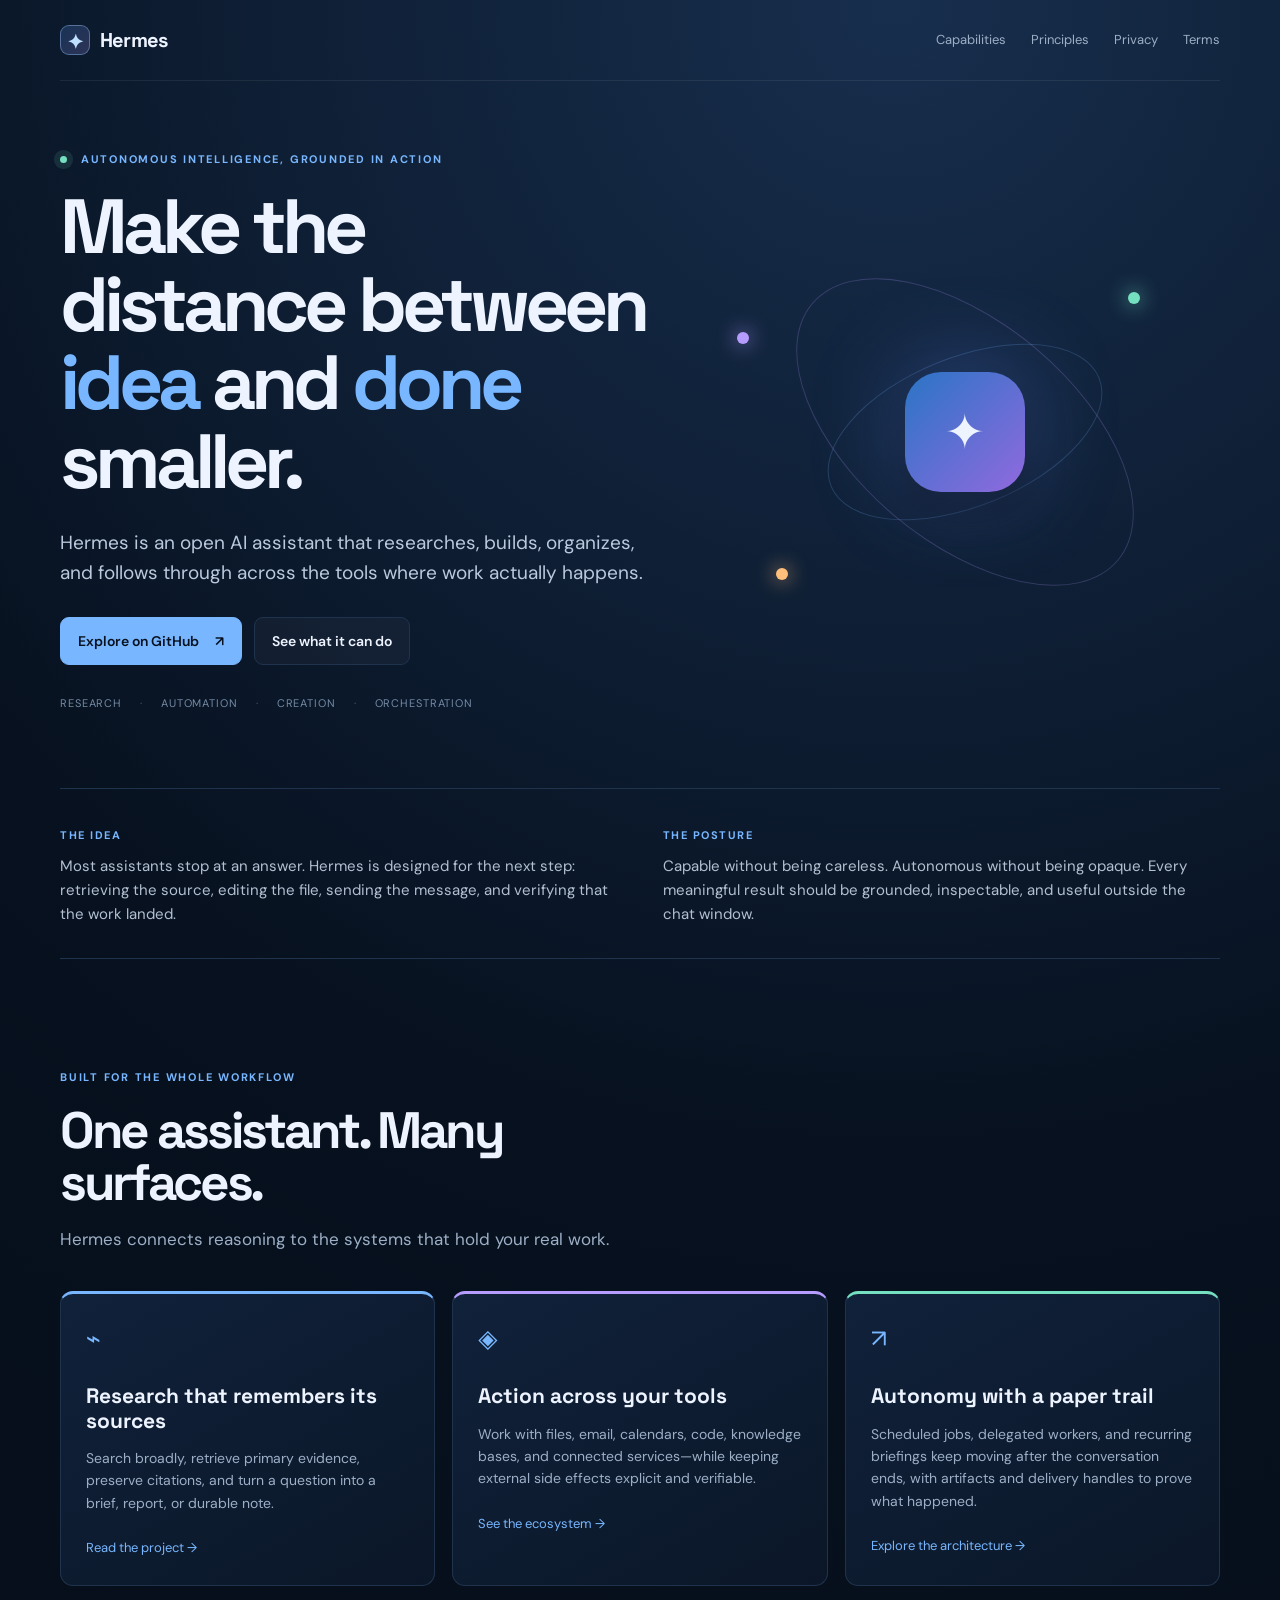
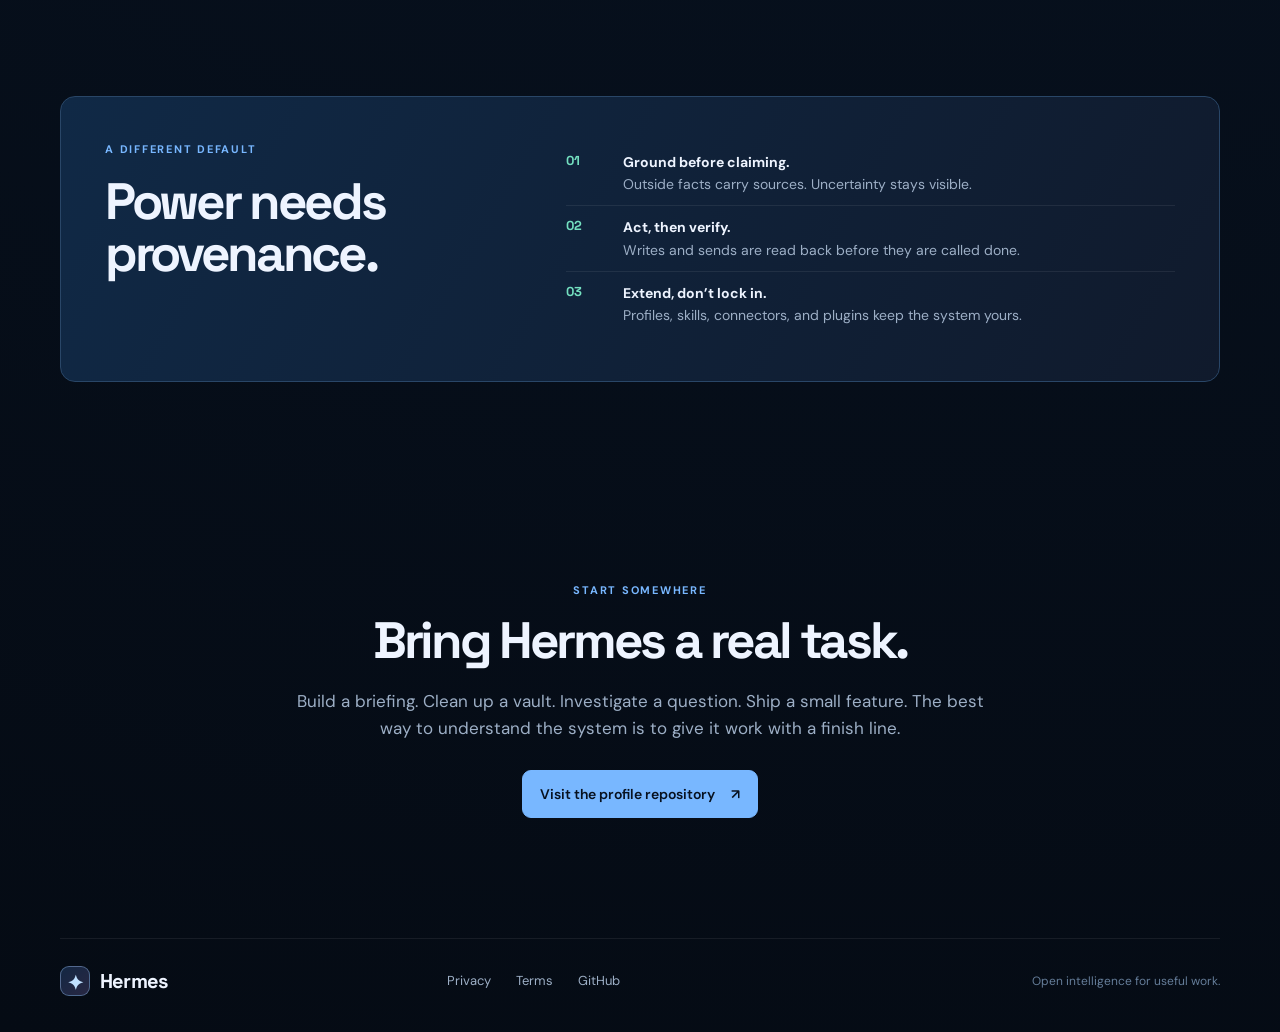
<file: index.html>
<!doctype html>
<html lang="en">
<head>
  <meta charset="utf-8">
  <meta name="viewport" content="width=device-width, initial-scale=1">
  <meta name="description" content="Hermes Agent — an open, autonomous AI assistant for research, creation, and action.">
  <title>Hermes Agent — Intelligence that gets things done</title>
  <link rel="stylesheet" href="styles.css">
</head>
<body>
  <div class="site-shell">
    <nav class="nav wrap" aria-label="Main navigation">
      <a class="brand" href="index.html"><span class="brand-mark">✦</span><span>Hermes</span></a>
      <div class="nav-links"><a href="#capabilities">Capabilities</a><a href="#principles">Principles</a><a href="privacy.html">Privacy</a><a href="terms.html">Terms</a></div>
    </nav>

    <main>
      <section class="hero wrap">
        <div class="hero-copy">
          <p class="eyebrow"><span class="pulse"></span> Autonomous intelligence, grounded in action</p>
          <h1>Make the distance between <em>idea</em> and <em>done</em> smaller.</h1>
          <p class="lede">Hermes is an open AI assistant that researches, builds, organizes, and follows through across the tools where work actually happens.</p>
          <div class="hero-actions"><a class="button primary" href="https://github.com/isaac-berlin-hermes">Explore on GitHub <span>↗</span></a><a class="button ghost" href="#capabilities">See what it can do</a></div>
          <div class="proof-row"><span>Research</span><span>Automation</span><span>Creation</span><span>Orchestration</span></div>
        </div>
        <div class="hero-orbit" aria-hidden="true"><div class="orbit orbit-one"></div><div class="orbit orbit-two"></div><div class="core">✦</div><span class="orbit-dot dot-a"></span><span class="orbit-dot dot-b"></span><span class="orbit-dot dot-c"></span></div>
      </section>

      <section class="signal wrap"><div><span class="signal-label">The idea</span><p>Most assistants stop at an answer. Hermes is designed for the next step: retrieving the source, editing the file, sending the message, and verifying that the work landed.</p></div><div><span class="signal-label">The posture</span><p>Capable without being careless. Autonomous without being opaque. Every meaningful result should be grounded, inspectable, and useful outside the chat window.</p></div></section>

      <section class="section wrap" id="capabilities"><div class="section-heading"><p class="eyebrow">Built for the whole workflow</p><h2>One assistant. Many surfaces.</h2><p>Hermes connects reasoning to the systems that hold your real work.</p></div><div class="card-grid">
        <article class="feature-card accent-blue"><span class="card-icon">⌁</span><h3>Research that remembers its sources</h3><p>Search broadly, retrieve primary evidence, preserve citations, and turn a question into a brief, report, or durable note.</p><a href="https://github.com/NousResearch/hermes-agent">Read the project →</a></article>
        <article class="feature-card accent-lilac"><span class="card-icon">◈</span><h3>Action across your tools</h3><p>Work with files, email, calendars, code, knowledge bases, and connected services—while keeping external side effects explicit and verifiable.</p><a href="https://github.com/NousResearch/hermes-agent">See the ecosystem →</a></article>
        <article class="feature-card accent-mint"><span class="card-icon">↗</span><h3>Autonomy with a paper trail</h3><p>Scheduled jobs, delegated workers, and recurring briefings keep moving after the conversation ends, with artifacts and delivery handles to prove what happened.</p><a href="https://github.com/NousResearch/hermes-agent">Explore the architecture →</a></article>
      </div></section>

      <section class="section principles wrap" id="principles"><div class="principle-panel"><div><p class="eyebrow">A different default</p><h2>Power needs provenance.</h2></div><div class="principle-list"><div><strong>01</strong><p><b>Ground before claiming.</b><br>Outside facts carry sources. Uncertainty stays visible.</p></div><div><strong>02</strong><p><b>Act, then verify.</b><br>Writes and sends are read back before they are called done.</p></div><div><strong>03</strong><p><b>Extend, don’t lock in.</b><br>Profiles, skills, connectors, and plugins keep the system yours.</p></div></div></div></section>

      <section class="closing wrap"><p class="eyebrow">Start somewhere</p><h2>Bring Hermes a real task.</h2><p>Build a briefing. Clean up a vault. Investigate a question. Ship a small feature. The best way to understand the system is to give it work with a finish line.</p><a class="button primary" href="https://github.com/isaac-berlin-hermes">Visit the profile repository <span>↗</span></a></section>
    </main>

    <footer class="footer wrap"><div class="brand"><span class="brand-mark">✦</span><span>Hermes</span></div><div class="footer-links"><a href="privacy.html">Privacy</a><a href="terms.html">Terms</a><a href="https://github.com/isaac-berlin-hermes">GitHub</a></div><p>Open intelligence for useful work.</p></footer>
  </div>
</body>
</html>
</file>
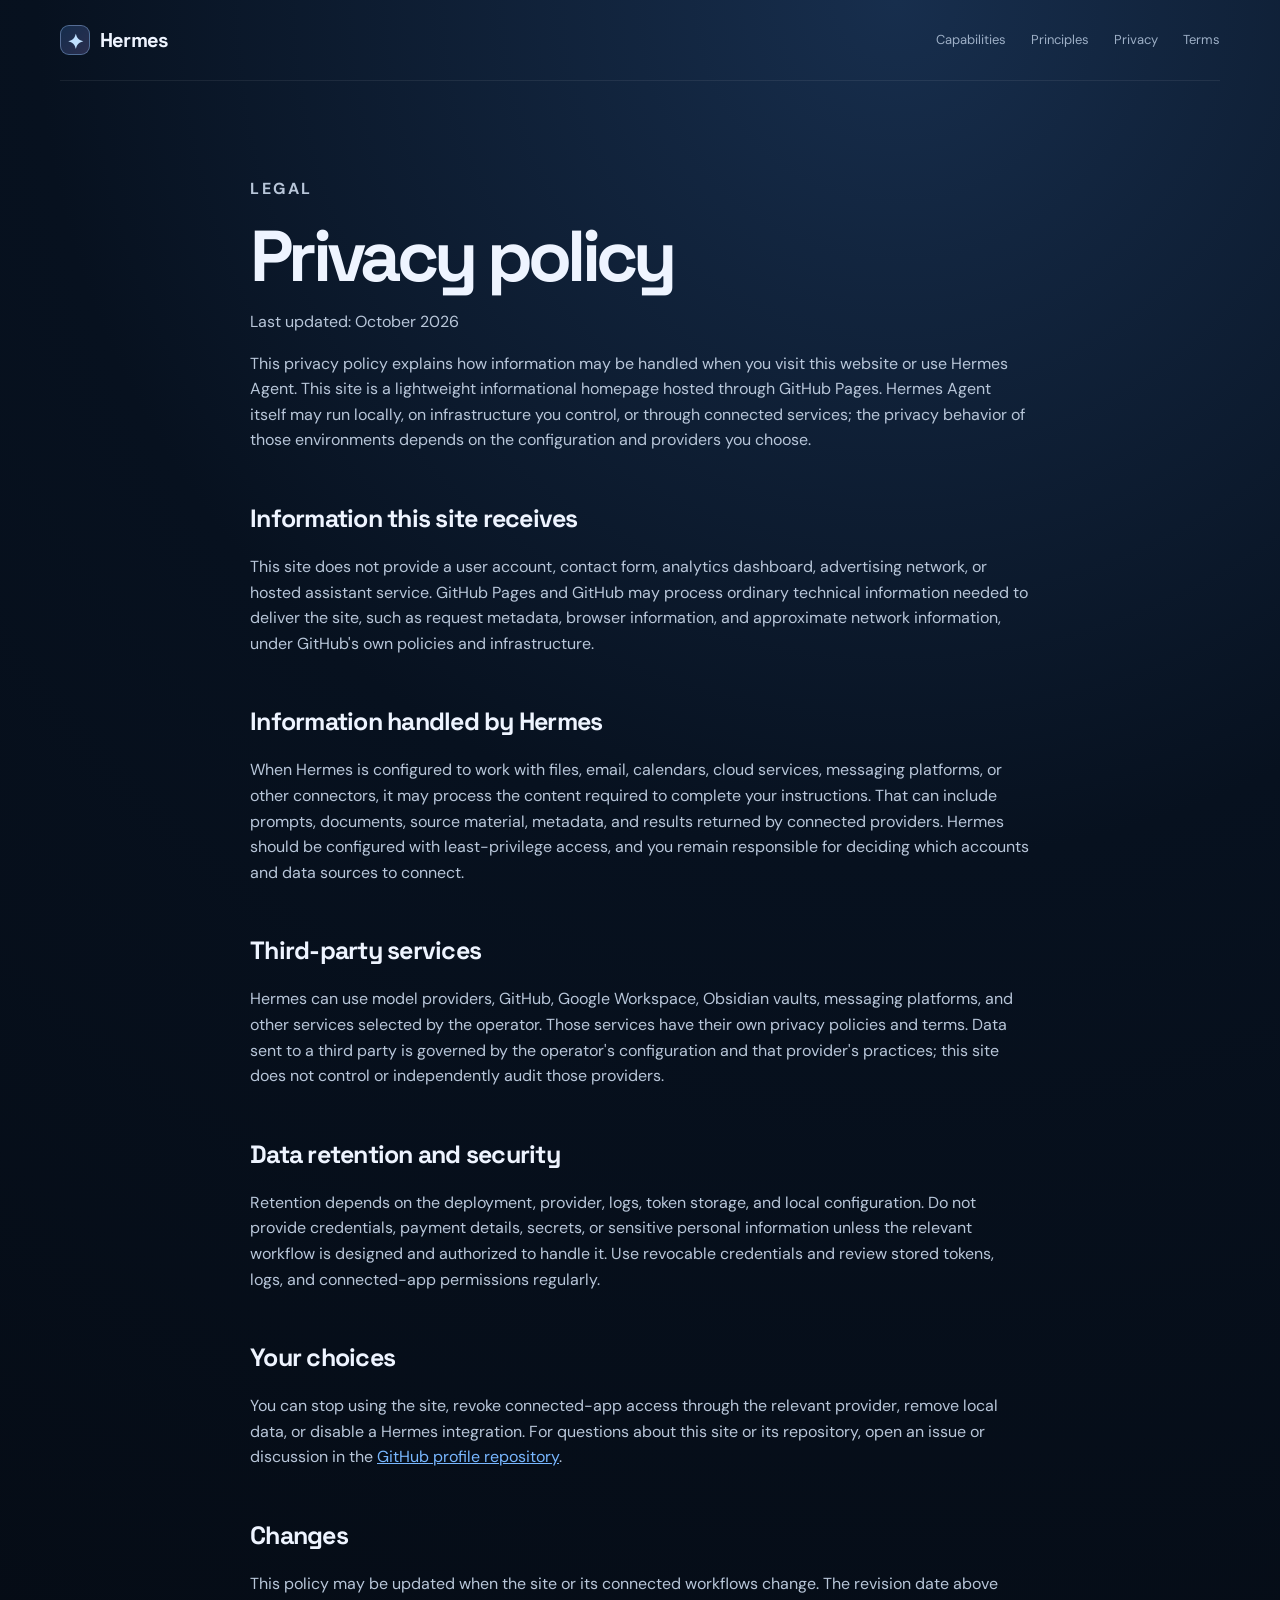
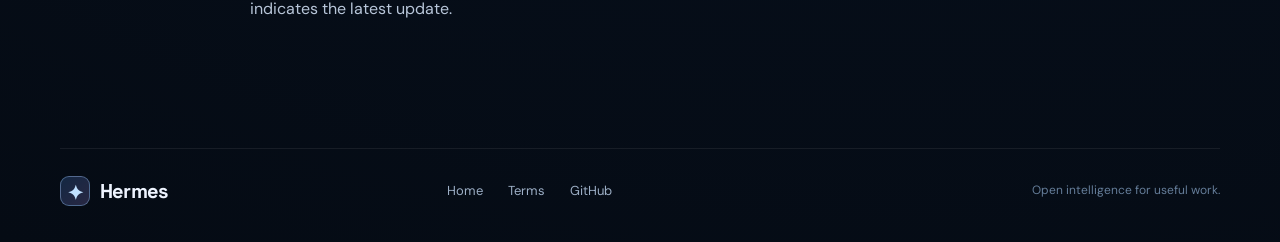
<file: privacy.html>
<!doctype html>
<html lang="en">
<head><meta charset="utf-8"><meta name="viewport" content="width=device-width, initial-scale=1"><meta name="description" content="Privacy policy for Hermes Agent."><title>Privacy — Hermes Agent</title><link rel="stylesheet" href="styles.css"></head>
<body><div class="site-shell"><nav class="nav wrap" aria-label="Main navigation"><a class="brand" href="index.html"><span class="brand-mark">✦</span><span>Hermes</span></a><div class="nav-links"><a href="index.html#capabilities">Capabilities</a><a href="index.html#principles">Principles</a><a href="privacy.html">Privacy</a><a href="terms.html">Terms</a></div></nav>
<main class="legal wrap"><p class="eyebrow">Legal</p><h1>Privacy policy</h1><p class="legal-intro">Last updated: October 2026</p><p>This privacy policy explains how information may be handled when you visit this website or use Hermes Agent. This site is a lightweight informational homepage hosted through GitHub Pages. Hermes Agent itself may run locally, on infrastructure you control, or through connected services; the privacy behavior of those environments depends on the configuration and providers you choose.</p>
<h2>Information this site receives</h2><p>This site does not provide a user account, contact form, analytics dashboard, advertising network, or hosted assistant service. GitHub Pages and GitHub may process ordinary technical information needed to deliver the site, such as request metadata, browser information, and approximate network information, under GitHub's own policies and infrastructure.</p>
<h2>Information handled by Hermes</h2><p>When Hermes is configured to work with files, email, calendars, cloud services, messaging platforms, or other connectors, it may process the content required to complete your instructions. That can include prompts, documents, source material, metadata, and results returned by connected providers. Hermes should be configured with least-privilege access, and you remain responsible for deciding which accounts and data sources to connect.</p>
<h2>Third-party services</h2><p>Hermes can use model providers, GitHub, Google Workspace, Obsidian vaults, messaging platforms, and other services selected by the operator. Those services have their own privacy policies and terms. Data sent to a third party is governed by the operator's configuration and that provider's practices; this site does not control or independently audit those providers.</p>
<h2>Data retention and security</h2><p>Retention depends on the deployment, provider, logs, token storage, and local configuration. Do not provide credentials, payment details, secrets, or sensitive personal information unless the relevant workflow is designed and authorized to handle it. Use revocable credentials and review stored tokens, logs, and connected-app permissions regularly.</p>
<h2>Your choices</h2><p>You can stop using the site, revoke connected-app access through the relevant provider, remove local data, or disable a Hermes integration. For questions about this site or its repository, open an issue or discussion in the <a href="https://github.com/isaac-berlin-hermes">GitHub profile repository</a>.</p>
<h2>Changes</h2><p>This policy may be updated when the site or its connected workflows change. The revision date above indicates the latest update.</p></main>
<footer class="footer wrap"><div class="brand"><span class="brand-mark">✦</span><span>Hermes</span></div><div class="footer-links"><a href="index.html">Home</a><a href="terms.html">Terms</a><a href="https://github.com/isaac-berlin-hermes">GitHub</a></div><p>Open intelligence for useful work.</p></footer></div></body></html>
</file>
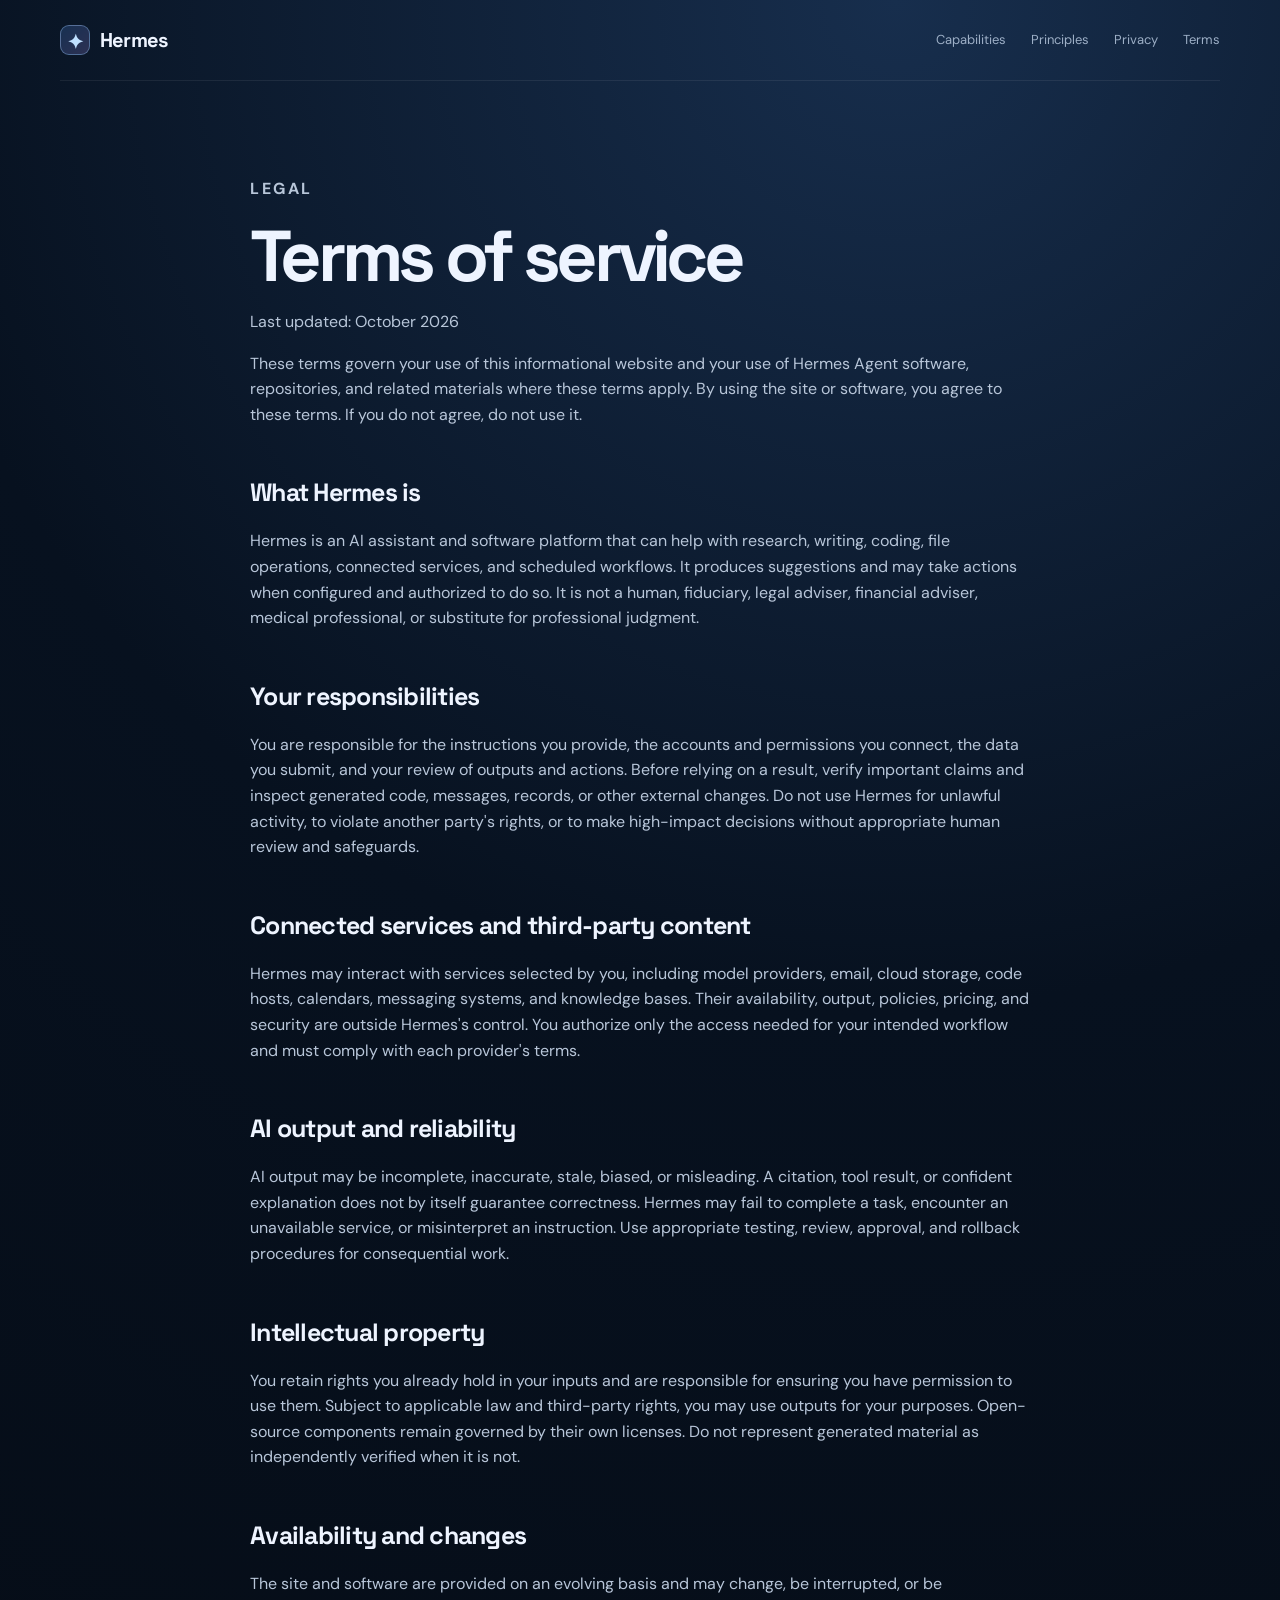
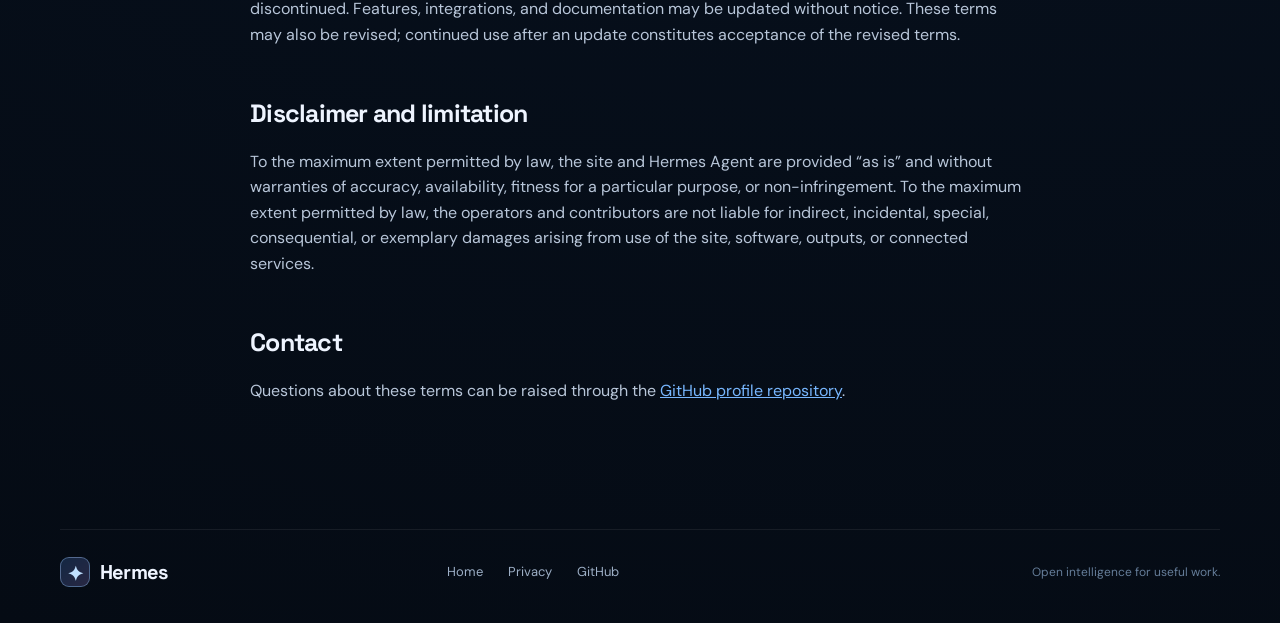
<file: terms.html>
<!doctype html>
<html lang="en">
<head><meta charset="utf-8"><meta name="viewport" content="width=device-width, initial-scale=1"><meta name="description" content="Terms of service for Hermes Agent."><title>Terms — Hermes Agent</title><link rel="stylesheet" href="styles.css"></head>
<body><div class="site-shell"><nav class="nav wrap" aria-label="Main navigation"><a class="brand" href="index.html"><span class="brand-mark">✦</span><span>Hermes</span></a><div class="nav-links"><a href="index.html#capabilities">Capabilities</a><a href="index.html#principles">Principles</a><a href="privacy.html">Privacy</a><a href="terms.html">Terms</a></div></nav>
<main class="legal wrap"><p class="eyebrow">Legal</p><h1>Terms of service</h1><p class="legal-intro">Last updated: October 2026</p><p>These terms govern your use of this informational website and your use of Hermes Agent software, repositories, and related materials where these terms apply. By using the site or software, you agree to these terms. If you do not agree, do not use it.</p>
<h2>What Hermes is</h2><p>Hermes is an AI assistant and software platform that can help with research, writing, coding, file operations, connected services, and scheduled workflows. It produces suggestions and may take actions when configured and authorized to do so. It is not a human, fiduciary, legal adviser, financial adviser, medical professional, or substitute for professional judgment.</p>
<h2>Your responsibilities</h2><p>You are responsible for the instructions you provide, the accounts and permissions you connect, the data you submit, and your review of outputs and actions. Before relying on a result, verify important claims and inspect generated code, messages, records, or other external changes. Do not use Hermes for unlawful activity, to violate another party's rights, or to make high-impact decisions without appropriate human review and safeguards.</p>
<h2>Connected services and third-party content</h2><p>Hermes may interact with services selected by you, including model providers, email, cloud storage, code hosts, calendars, messaging systems, and knowledge bases. Their availability, output, policies, pricing, and security are outside Hermes's control. You authorize only the access needed for your intended workflow and must comply with each provider's terms.</p>
<h2>AI output and reliability</h2><p>AI output may be incomplete, inaccurate, stale, biased, or misleading. A citation, tool result, or confident explanation does not by itself guarantee correctness. Hermes may fail to complete a task, encounter an unavailable service, or misinterpret an instruction. Use appropriate testing, review, approval, and rollback procedures for consequential work.</p>
<h2>Intellectual property</h2><p>You retain rights you already hold in your inputs and are responsible for ensuring you have permission to use them. Subject to applicable law and third-party rights, you may use outputs for your purposes. Open-source components remain governed by their own licenses. Do not represent generated material as independently verified when it is not.</p>
<h2>Availability and changes</h2><p>The site and software are provided on an evolving basis and may change, be interrupted, or be discontinued. Features, integrations, and documentation may be updated without notice. These terms may also be revised; continued use after an update constitutes acceptance of the revised terms.</p>
<h2>Disclaimer and limitation</h2><p>To the maximum extent permitted by law, the site and Hermes Agent are provided “as is” and without warranties of accuracy, availability, fitness for a particular purpose, or non-infringement. To the maximum extent permitted by law, the operators and contributors are not liable for indirect, incidental, special, consequential, or exemplary damages arising from use of the site, software, outputs, or connected services.</p>
<h2>Contact</h2><p>Questions about these terms can be raised through the <a href="https://github.com/isaac-berlin-hermes">GitHub profile repository</a>.</p></main>
<footer class="footer wrap"><div class="brand"><span class="brand-mark">✦</span><span>Hermes</span></div><div class="footer-links"><a href="index.html">Home</a><a href="privacy.html">Privacy</a><a href="https://github.com/isaac-berlin-hermes">GitHub</a></div><p>Open intelligence for useful work.</p></footer></div></body></html>
</file>
<file: styles.css>
@import url('https://fonts.googleapis.com/css2?family=DM+Sans:wght@400;500;600;700&family=Space+Grotesk:wght@500;600;700&display=swap');
:root{--ink:#eef4ff;--muted:#9dafc6;--bg:#07111f;--surface:#0d1a2c;--line:#20334d;--blue:#78b7ff;--lilac:#b69cff;--mint:#74e0c0;--orange:#ffbf7b;--max:1160px}*{box-sizing:border-box}html{scroll-behavior:smooth}body{margin:0;background:radial-gradient(circle at 70% 0%,#172e4d 0,#07111f 42%,#050b14 100%);color:var(--ink);font-family:'DM Sans',system-ui,sans-serif;line-height:1.6}.site-shell{min-height:100vh;overflow:hidden}.wrap{width:min(calc(100% - 48px),var(--max));margin-inline:auto}.nav{display:flex;justify-content:space-between;align-items:center;padding:24px 0;border-bottom:1px solid #ffffff12}.brand{display:inline-flex;align-items:center;gap:10px;color:var(--ink);font-family:'Space Grotesk',sans-serif;font-weight:700;letter-spacing:-.04em;text-decoration:none;font-size:20px}.brand-mark{display:grid;place-items:center;width:30px;height:30px;border:1px solid #9ecbff66;border-radius:9px;background:linear-gradient(135deg,#4c9bff33,#b69cff33);color:#bfe0ff}.nav-links,.footer-links{display:flex;gap:25px;align-items:center}.nav-links a,.footer-links a{color:var(--muted);font-size:13px;text-decoration:none}.nav-links a:hover,.footer-links a:hover{color:var(--ink)}.hero{min-height:610px;display:grid;grid-template-columns:1.08fr .92fr;align-items:center;gap:50px;padding-top:70px;padding-bottom:75px}.eyebrow{text-transform:uppercase;letter-spacing:.16em;font-size:11px;font-weight:700;color:var(--blue);margin:0 0 18px}.pulse{display:inline-block;width:7px;height:7px;border-radius:50%;background:var(--mint);box-shadow:0 0 0 6px #74e0c01c;margin-right:9px}.hero h1,.section-heading h2,.principle-panel h2,.closing h2,.legal h1{font-family:'Space Grotesk',sans-serif;letter-spacing:-.065em;line-height:1.02;margin:0;font-size:clamp(45px,6vw,78px)}h1 em{font-style:normal;color:var(--blue)}.lede{max-width:620px;color:#bac9dd;font-size:19px;line-height:1.6;margin:28px 0}.hero-actions{display:flex;gap:12px;flex-wrap:wrap}.button{display:inline-flex;gap:16px;align-items:center;border:1px solid var(--line);border-radius:9px;padding:12px 17px;font-weight:600;font-size:14px;text-decoration:none;transition:.2s}.button.primary{color:#07111f;background:var(--blue);border-color:var(--blue)}.button.primary:hover{background:#a6d1ff;transform:translateY(-2px)}.button.ghost{color:var(--ink);background:#ffffff08}.button.ghost:hover{background:#ffffff14}.proof-row{display:flex;gap:18px;color:#748aa5;font-size:11px;margin-top:30px;letter-spacing:.08em;text-transform:uppercase}.proof-row span+span:before{content:'·';margin-right:18px;color:#42607e}.hero-orbit{height:410px;position:relative;display:grid;place-items:center}.core{display:grid;place-items:center;width:120px;height:120px;border-radius:36px;background:linear-gradient(135deg,#2a75c5,#9169df);font-size:49px;box-shadow:0 0 90px #648fff66,0 15px 35px #0008;z-index:2}.orbit{position:absolute;border:1px solid #77b5ff35;border-radius:50%;transform:rotate(-22deg)}.orbit-one{width:290px;height:150px}.orbit-two{width:400px;height:220px;transform:rotate(40deg);border-color:#b69cff38}.orbit-dot{position:absolute;width:12px;height:12px;border-radius:50%;z-index:3}.dot-a{top:65px;right:80px;background:var(--mint);box-shadow:0 0 20px var(--mint)}.dot-b{bottom:57px;left:67px;background:var(--orange);box-shadow:0 0 20px var(--orange)}.dot-c{top:105px;left:28px;background:var(--lilac);box-shadow:0 0 20px var(--lilac)}.signal{border-block:1px solid var(--line);display:grid;grid-template-columns:1fr 1fr;gap:45px;padding:32px 0}.signal-label{color:var(--blue);font-size:11px;text-transform:uppercase;letter-spacing:.14em;font-weight:700}.signal p{color:#b2c0d2;margin:8px 0 0;font-size:15px}.section{padding-top:110px}.section-heading{max-width:650px}.section-heading h2,.principle-panel h2,.closing h2{font-size:clamp(36px,4vw,58px)}.section-heading>p:last-child{color:var(--muted);font-size:17px}.card-grid{display:grid;grid-template-columns:repeat(3,1fr);gap:17px;margin-top:38px}.feature-card{background:linear-gradient(150deg,#10213a,#0b1728);border:1px solid var(--line);border-radius:13px;padding:25px;min-height:270px}.feature-card.accent-blue{border-top:3px solid var(--blue)}.feature-card.accent-lilac{border-top:3px solid var(--lilac)}.feature-card.accent-mint{border-top:3px solid var(--mint)}.card-icon{font-size:25px;color:var(--blue)}.feature-card h3{font-family:'Space Grotesk';font-size:21px;line-height:1.15;margin:25px 0 12px}.feature-card p{color:var(--muted);font-size:14px}.feature-card a{display:inline-block;margin-top:10px;color:var(--blue);font-size:13px;text-decoration:none}.principles{padding-bottom:110px}.principle-panel{display:grid;grid-template-columns:.8fr 1.2fr;gap:55px;background:linear-gradient(120deg,#102946,#101a2c);border:1px solid #294667;border-radius:15px;padding:44px}.principle-list>div{display:grid;grid-template-columns:45px 1fr;gap:12px;border-bottom:1px solid #ffffff12;padding:10px 0}.principle-list>div:last-child{border:0}.principle-list strong{color:var(--mint);font-family:'Space Grotesk';font-size:13px}.principle-list p{margin:0;color:var(--muted);font-size:14px}.principle-list b{color:var(--ink)}.closing{text-align:center;padding:90px 0 120px;max-width:720px}.closing .eyebrow{margin-bottom:16px}.closing p:not(.eyebrow){color:var(--muted);font-size:17px;margin:20px auto 28px}.footer{border-top:1px solid #ffffff12;padding:26px 0 35px;display:grid;grid-template-columns:1fr 1fr 1fr;align-items:center}.footer p{color:#657d99;font-size:12px;text-align:right;margin:0}.legal{max-width:780px;padding:95px 0 110px}.legal h1{font-size:clamp(45px,6vw,72px);margin-bottom:16px}.legal-intro{color:var(--blue);font-size:14px}.legal h2{font-family:'Space Grotesk';font-size:25px;margin:45px 0 12px;letter-spacing:-.03em}.legal p{color:#b8c6d9;font-size:16px}.legal a{color:var(--blue)}@media(max-width:780px){.wrap{width:min(calc(100% - 32px),var(--max))}.nav-links{gap:12px}.nav-links a:nth-child(-n+2){display:none}.hero{grid-template-columns:1fr;padding-top:65px;min-height:auto}.hero-orbit{height:280px;order:-1}.orbit-one{width:210px;height:115px}.orbit-two{width:290px;height:165px}.core{width:95px;height:95px;font-size:38px}.signal,.card-grid,.principle-panel{grid-template-columns:1fr}.signal{gap:24px}.section{padding-top:75px}.principles{padding-bottom:75px}.principle-panel{padding:28px}.footer{grid-template-columns:1fr;gap:18px}.footer-links{order:3}.footer p{text-align:left}.legal{padding:65px 0 80px}}
</file>
